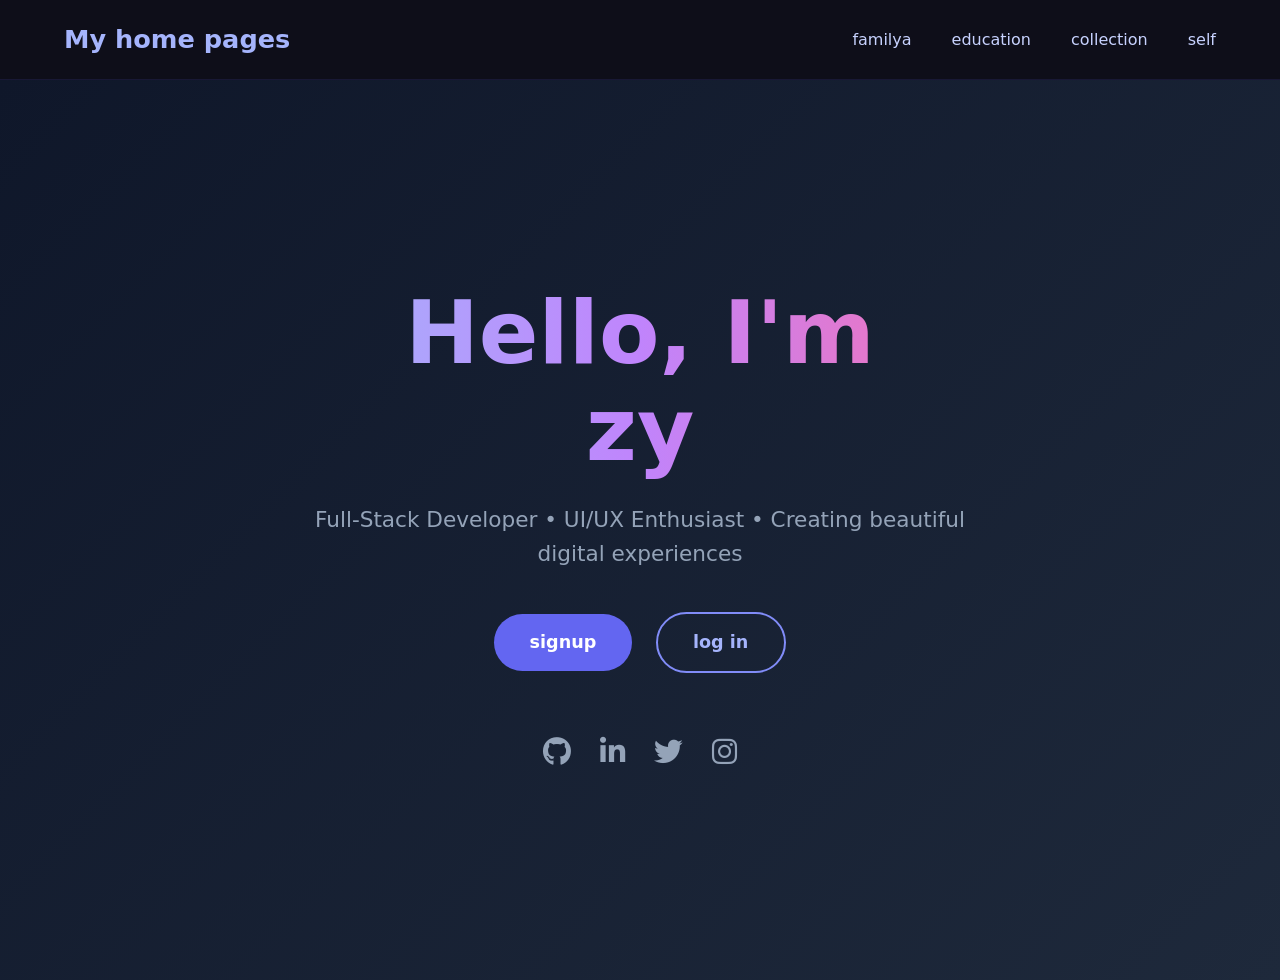
<file: index.html>
<!DOCTYPE html>
<html lang="en">
<head>
  <meta charset="UTF-8" />
  <meta name="viewport" content="width=device-width, initial-scale=1.0"/>
  <title>Your Name | Home</title>
  
  <link rel="stylesheet" href="https://cdnjs.cloudflare.com/ajax/libs/font-awesome/6.5.0/css/all.min.css"/>
  
  <style>
    /* ============== RESET & BASE ============== */
    * {
      margin: 0;
      padding: 0;
      box-sizing: border-box;
    }

    body {
      font-family: 'Segoe UI', system-ui, -apple-system, sans-serif;
      background-color: #0f0f1a;
      color: #e0e0ff;
      line-height: 1.6;
      min-height: 100vh;
    }

    /* ============== HEADER / NAV ============== */
    header {
      position: fixed;
      top: 0;
      width: 100%;
      z-index: 1000;
      background: rgba(15, 15, 26, 0.85);
      backdrop-filter: blur(10px);
      border-bottom: 1px solid rgba(100, 100, 255, 0.12);
      transition: all 0.3s ease;
    }

    nav {
      max-width: 1400px;
      margin: 0 auto;
      padding: 1.2rem 5%;
      display: flex;
      justify-content: space-between;
      align-items: center;
    }

    .logo {
      font-size: 1.6rem;
      font-weight: 800;
      color: #a5b4fc;
      text-decoration: none;
    }

    .nav-links {
      display: flex;
      gap: 2.5rem;
      list-style: none;
    }

    .nav-links a {
      color: #c7d2fe;
      text-decoration: none;
      font-weight: 500;
      transition: color 0.3s ease;
    }

    .nav-links a:hover {
      color: #818cf8;
    }

    /* ============== HERO SECTION ============== */
    .hero {
      height: 100vh;
      min-height: 700px;
      display: flex;
      align-items: center;
      justify-content: center;
      text-align: center;
      background: linear-gradient(135deg, #0f172a 0%, #1e293b 100%);
      padding: 0 5%;
    }

    .hero-content {
      max-width: 900px;
    }

    .hero h1 {
      font-size: clamp(3rem, 8vw, 5.5rem);
      margin-bottom: 1.5rem;
      background: linear-gradient(90deg, #a5b4fc, #c084fc, #f472b6);
      -webkit-background-clip: text;
      -webkit-text-fill-color: transparent;
      line-height: 1.1;
    }

    .hero p {
      font-size: 1.35rem;
      margin-bottom: 2.5rem;
      color: #94a3b8;
      max-width: 680px;
      margin-left: auto;
      margin-right: auto;
    }

    .btn {
      display: inline-block;
      padding: 0.9rem 2.2rem;
      background: #6366f1;
      color: white;
      text-decoration: none;
      border-radius: 50px;
      font-weight: 600;
      font-size: 1.1rem;
      transition: all 0.3s ease;
      border: none;
      cursor: pointer;
    }

    .btn:hover {
      background: #4f46e5;
      transform: translateY(-3px);
      box-shadow: 0 10px 25px rgba(99, 102, 241, 0.35);
    }

    .btn-outline {
      background: transparent;
      border: 2px solid #818cf8;
      color: #a5b4fc;
      margin-left: 1.2rem;
    }

    .btn-outline:hover {
      background: rgba(129, 140, 248, 0.1);
    }

    /* ============== SOCIAL ICONS ============== */
    .socials {
      margin-top: 3.5rem;
      display: flex;
      justify-content: center;
      gap: 1.8rem;
    }

    .socials a {
      color: #94a3b8;
      font-size: 1.8rem;
      transition: all 0.3s ease;
    }

    .socials a:hover {
      color: #a5b4fc;
      transform: translateY(-4px);
    }

    /* Make content visible under fixed header */
    main {
      padding-top: 80px;
    }
  </style>
</head>
<body>

  <header>
    <nav>
      <a href="#" class="logo">My home pages</a>
      <ul class="nav-links">
        <li><a href="#home">familya</a></li>
        <li><a href="#about">education</a></li>
        <li><a href="#projects">collection</a></li>
        <li><a href="#contact">self</a></li>
      </ul>
    </nav>
  </header>

  <main>
    <section class="hero" id="home">
      <div class="hero-content">
        <h1>Hello, I'm <br>zy</h1>
        <p>Full-Stack Developer • UI/UX Enthusiast • Creating beautiful digital experiences</p>
        
        <div>
          <a href="#projects" class="btn">signup</a>
          <a href="#contact" class="btn btn-outline">log in</a>
        </div>

        <div class="socials">
          <a href="#"><i class="fab fa-github"></i></a>
          <a href="#"><i class="fab fa-linkedin-in"></i></a>
          <a href="#"><i class="fab fa-twitter"></i></a>
          <a href="#"><i class="fab fa-instagram"></i></a>
        </div>
      </div>
    </section>
  </main>

</body>
</html>
</file>
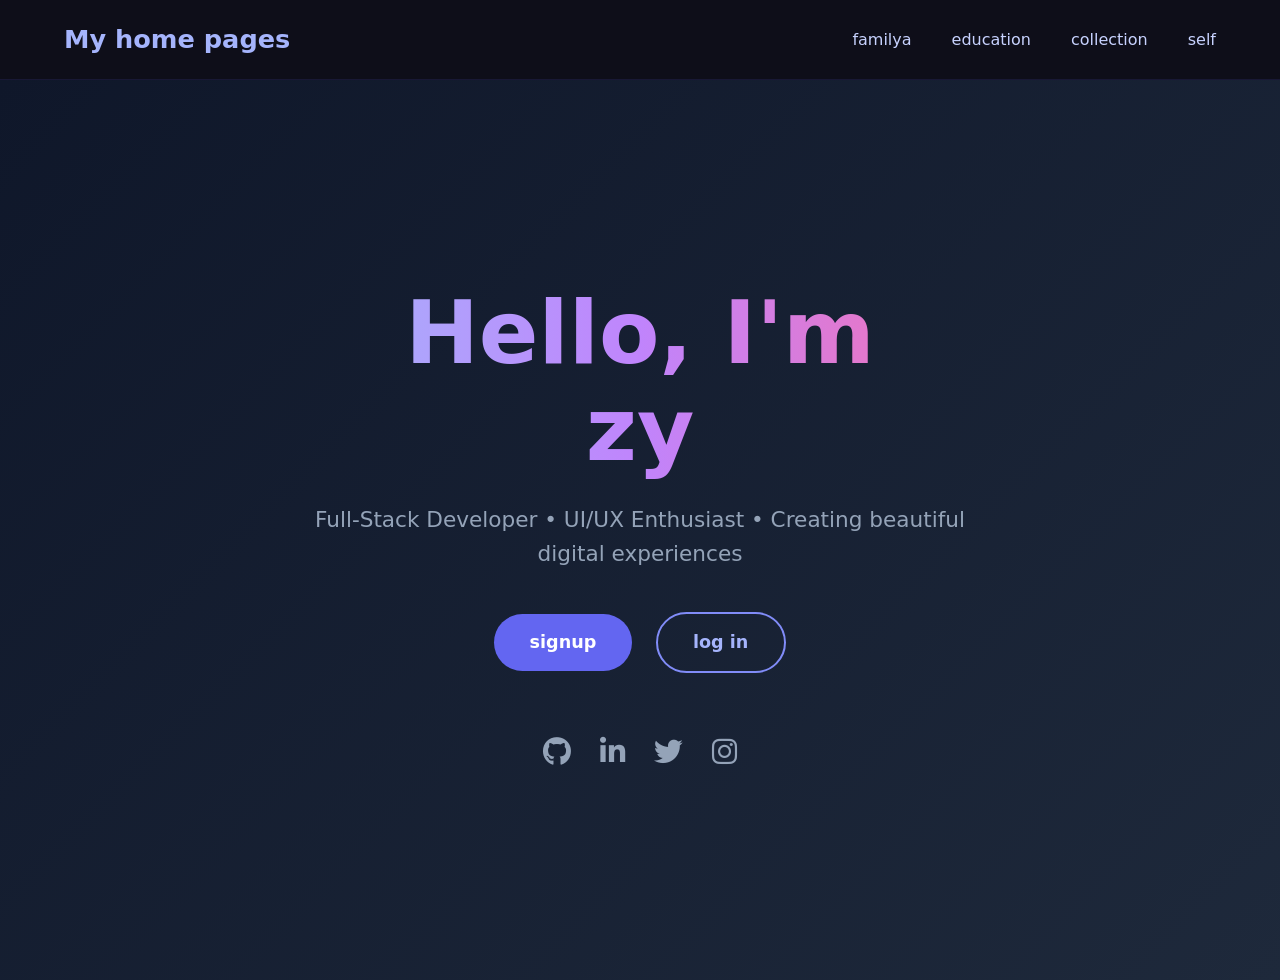
<file: homepages.html>
<!DOCTYPE html>
<html lang="en">
<head>
  <meta charset="UTF-8" />
  <meta name="viewport" content="width=device-width, initial-scale=1.0"/>
  <title>Your Name | Home</title>
  
  <link rel="stylesheet" href="https://cdnjs.cloudflare.com/ajax/libs/font-awesome/6.5.0/css/all.min.css"/>
  
  <style>
    /* ============== RESET & BASE ============== */
    * {
      margin: 0;
      padding: 0;
      box-sizing: border-box;
    }

    body {
      font-family: 'Segoe UI', system-ui, -apple-system, sans-serif;
      background-color: #0f0f1a;
      color: #e0e0ff;
      line-height: 1.6;
      min-height: 100vh;
    }

    /* ============== HEADER / NAV ============== */
    header {
      position: fixed;
      top: 0;
      width: 100%;
      z-index: 1000;
      background: rgba(15, 15, 26, 0.85);
      backdrop-filter: blur(10px);
      border-bottom: 1px solid rgba(100, 100, 255, 0.12);
      transition: all 0.3s ease;
    }

    nav {
      max-width: 1400px;
      margin: 0 auto;
      padding: 1.2rem 5%;
      display: flex;
      justify-content: space-between;
      align-items: center;
    }

    .logo {
      font-size: 1.6rem;
      font-weight: 800;
      color: #a5b4fc;
      text-decoration: none;
    }

    .nav-links {
      display: flex;
      gap: 2.5rem;
      list-style: none;
    }

    .nav-links a {
      color: #c7d2fe;
      text-decoration: none;
      font-weight: 500;
      transition: color 0.3s ease;
    }

    .nav-links a:hover {
      color: #818cf8;
    }

    /* ============== HERO SECTION ============== */
    .hero {
      height: 100vh;
      min-height: 700px;
      display: flex;
      align-items: center;
      justify-content: center;
      text-align: center;
      background: linear-gradient(135deg, #0f172a 0%, #1e293b 100%);
      padding: 0 5%;
    }

    .hero-content {
      max-width: 900px;
    }

    .hero h1 {
      font-size: clamp(3rem, 8vw, 5.5rem);
      margin-bottom: 1.5rem;
      background: linear-gradient(90deg, #a5b4fc, #c084fc, #f472b6);
      -webkit-background-clip: text;
      -webkit-text-fill-color: transparent;
      line-height: 1.1;
    }

    .hero p {
      font-size: 1.35rem;
      margin-bottom: 2.5rem;
      color: #94a3b8;
      max-width: 680px;
      margin-left: auto;
      margin-right: auto;
    }

    .btn {
      display: inline-block;
      padding: 0.9rem 2.2rem;
      background: #6366f1;
      color: white;
      text-decoration: none;
      border-radius: 50px;
      font-weight: 600;
      font-size: 1.1rem;
      transition: all 0.3s ease;
      border: none;
      cursor: pointer;
    }

    .btn:hover {
      background: #4f46e5;
      transform: translateY(-3px);
      box-shadow: 0 10px 25px rgba(99, 102, 241, 0.35);
    }

    .btn-outline {
      background: transparent;
      border: 2px solid #818cf8;
      color: #a5b4fc;
      margin-left: 1.2rem;
    }

    .btn-outline:hover {
      background: rgba(129, 140, 248, 0.1);
    }

    /* ============== SOCIAL ICONS ============== */
    .socials {
      margin-top: 3.5rem;
      display: flex;
      justify-content: center;
      gap: 1.8rem;
    }

    .socials a {
      color: #94a3b8;
      font-size: 1.8rem;
      transition: all 0.3s ease;
    }

    .socials a:hover {
      color: #a5b4fc;
      transform: translateY(-4px);
    }

    /* Make content visible under fixed header */
    main {
      padding-top: 80px;
    }
  </style>
</head>
<body>

  <header>
    <nav>
      <a href="#" class="logo">My home pages</a>
      <ul class="nav-links">
        <li><a href="#home">familya</a></li>
        <li><a href="#about">education</a></li>
        <li><a href="#projects">collection</a></li>
        <li><a href="#contact">self</a></li>
      </ul>
    </nav>
  </header>

  <main>
    <section class="hero" id="home">
      <div class="hero-content">
        <h1>Hello, I'm <br>zy</h1>
        <p>Full-Stack Developer • UI/UX Enthusiast • Creating beautiful digital experiences</p>
        
        <div>
          <a href="#projects" class="btn">signup</a>
          <a href="#contact" class="btn btn-outline">log in</a>
        </div>

        <div class="socials">
          <a href="#"><i class="fab fa-github"></i></a>
          <a href="#"><i class="fab fa-linkedin-in"></i></a>
          <a href="#"><i class="fab fa-twitter"></i></a>
          <a href="#"><i class="fab fa-instagram"></i></a>
        </div>
      </div>
    </section>
  </main>

</body>
</html>
</file>
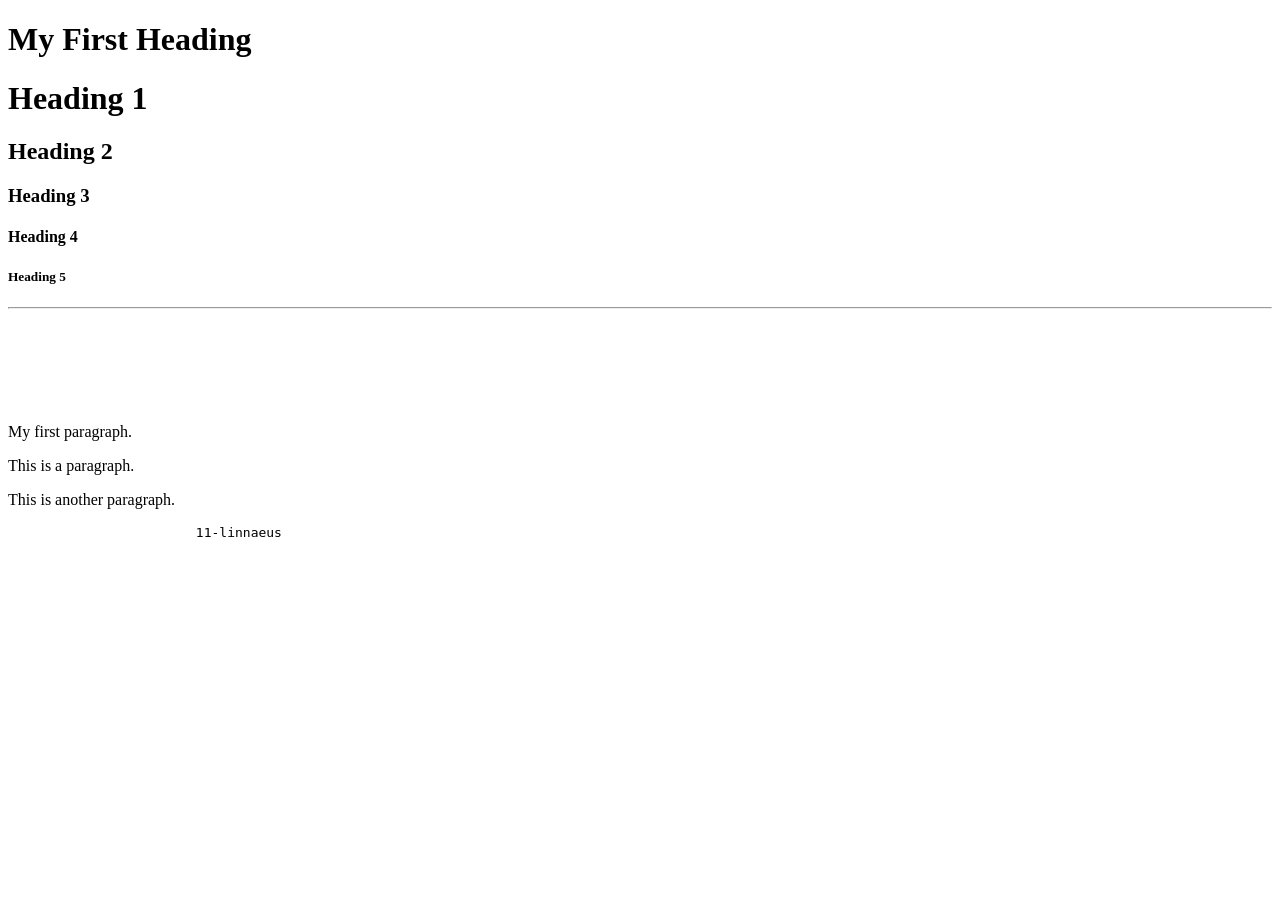
<file: index1.html>
<!DOCTYPE	HTML>
<html>
	<head>
		<title>Page Title</title>
	</head>
<body>
		
		<h1>My	First Heading</h1>
		<h1>Heading 	1</h1>
		<h2>Heading		2</h2>
		<h3>Heading		3</h3>
		<h4>Heading		4</h4>
		<h5>Heading		5</h5>
		<hr>
		<br><br><br><br><br>
		<p>My first   paragraph.</p>
		<p>This is a  paragraph.</p>
		<p>This is another	paragraph.</p>
		<pre>
			11-linnaeus 	
				
			
	</pre>
		
</body>
</html>
</file>
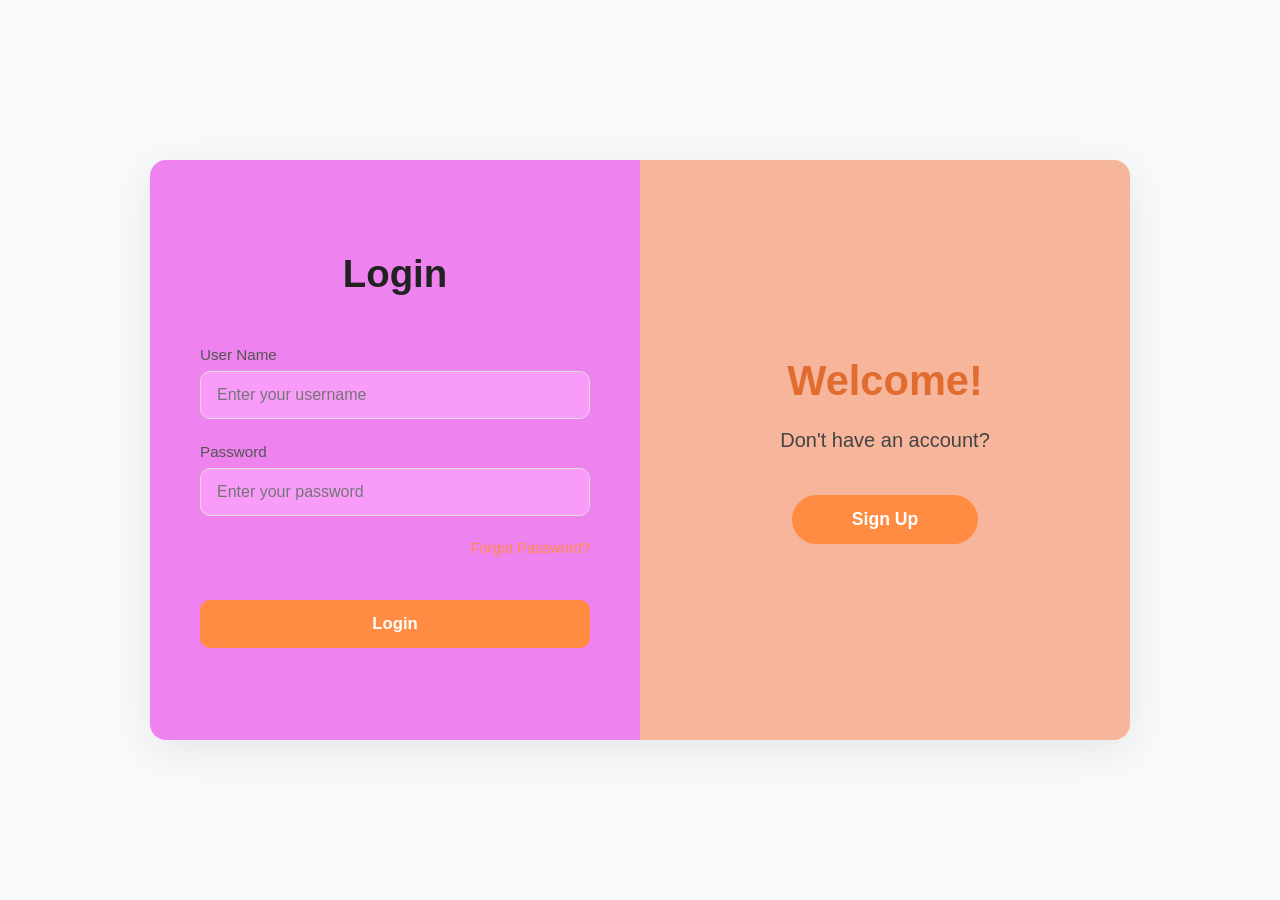
<file: login.html>
<!DOCTYPE html>
<html lang="en">
<head>
  <meta charset="UTF-8" />
  <meta name="viewport" content="width=device-width, initial-scale=1.0"/>
  <title>Login</title>

  <style>
    * {
      margin: 0;
      padding: 0;
      box-sizing: border-box;
    }

    body {
      font-family: -apple-system, BlinkMacSystemFont, 'Segoe UI', Roboto, Oxygen, Ubuntu, Cantarell, sans-serif;
      background: #f8f9fa;
      min-height: 100vh;
      display: flex;
      align-items: center;
      justify-content: center;
      padding: 20px;
    }

    .split-container {
      display: flex;
      width: 100%;
      max-width: 980px;
      min-height: 580px;
      border-radius: 16px;
      overflow: hidden;
      box-shadow: 0 10px 40px rgba(0, 0, 0, 0.08);
      background: white;
    }

    /* Left - Login Form */
    .login-side {
      flex: 1;
      padding: 60px 50px;
      background: violet;
      display: flex;
      flex-direction: column;
      justify-content: center;
    }

    .login-side h1 {
      font-size: 2.4rem;
      font-weight: 700;
      color: #222;
      margin-bottom: 50px;
      text-align: center;
    }

    .form-group {
      margin-bottom: 24px;
    }

    .form-group label {
      display: block;
      margin-bottom: 8px;
      font-size: 0.95rem;
      color: #555;
      font-weight: 500;
    }

    .form-group input {
      width: 100%;
      padding: 14px 16px;
      border: 1px solid #ddd;
      border-radius: 10px;
      font-size: 1rem;
      background: #fafa;
      transition: all 0.2s;
    }

    .form-group input:focus {
      outline: none;
      border-color: #ff8c42;
      background: white;
      box-shadow: 0 0 0 3px rgba(255, 140, 66, 0.12);
    }

    .forgot-password {
      text-align: right;
      margin-bottom: 32px;
      font-size: 0.92rem;
    }

    .forgot-password a {
      color: #ff8c42;
      text-decoration: none;
      font-weight: 500;
    }

    .forgot-password a:hover {
      text-decoration: underline;
      color: #e062f;
    }

    .btn {
      width: 100%;
      padding: 14px;
      font-size: 1.05rem;
      font-weight: 600;
      border: none;
      border-radius: 10px;
      cursor: pointer;
      transition: all 0.25s;
    }

    .btn-login {
      background: #ff8c42;
      color: white;
      margin-top: 12px;
    }

    .btn-login:hover {
      background: #f57c32;
      transform: translateY(-1px);
    }

    /* Right - Welcome / Signup */
    .welcome-side {
      flex: 1;
      background: #f7b69c;
      color: #333;
      padding: 60px 50px;
      display: flex;
      flex-direction: column;
      justify-content: center;
      align-items: center;
      text-align: center;
    }

    .welcome-side h2 {
      font-size: 2.6rem;
      font-weight: 700;
      margin-bottom: 20px;
      color: #e06c2f;
    }

    .welcome-side p {
      font-size: 1.25rem;
      line-height: 1.5;
      margin-bottom: 40px;
      color: #444;
    }

    .btn-signup {
      display: inline-block;
      background: #ff8c42;
      color: white;
      padding: 14px 60px;
      font-size: 1.1rem;
      font-weight: 600;
      border-radius: 50px;
      text-decoration: none;
      transition: all 0.25s;
    }

    .btn-signup:hover {
      background: #f57c32;
      transform: scale(1.06);
    }

    @media (max-width: 850px) {
      .split-container {
        flex-direction: column;
        min-height: auto;
      }
      .login-side, .welcome-side {
        padding: 50px 30px;
      }
      .welcome-side {
        order: -1;
      }
    }
  </style>
</head>
<body>

  <div class="split-container">

    <div class="login-side">
      <h1>Login</h1>

      <form id="loginForm">
        <div class="form-group">
          <label for="username">User Name</label>
          <input type="text" id="username" placeholder="Enter your username" required />
        </div>

        <div class="form-group">
          <label for="password">Password</label>
          <input type="password" id="password" placeholder="Enter your password" required />
        </div>

        <div class="forgot-password">
          <a href="forgot-password.html">Forgot Password?</a>
        </div>

        <button type="submit" class="btn btn-login">Login</button>
      </form>
    </div>

    <div class="welcome-side">
      <h2>Welcome!</h2>
      <p>Don't have an account?</p>
      <a href="signup.html" class="btn-signup">Sign Up</a>
    </div>

  </div>

  <script>
    document.getElementById('loginForm').addEventListener('submit', function(event) {
      event.preventDefault(); // Prevent default form submission

      const username = document.getElementById('username').value.trim();
      const password = document.getElementById('password').value.trim();

      // Simple validation: Check if fields are not empty (customize as needed)
      if (username && password) {
        // Simulate successful login (in a real app, check against a backend)
        alert('Login successful! Redirecting to homepage...');
        window.location.href = 'homepages.html'; // Redirect to homepage
      } else {
        alert('Please enter both username and password.');
      }
    });
  </script>

</body>
</html>
</file>
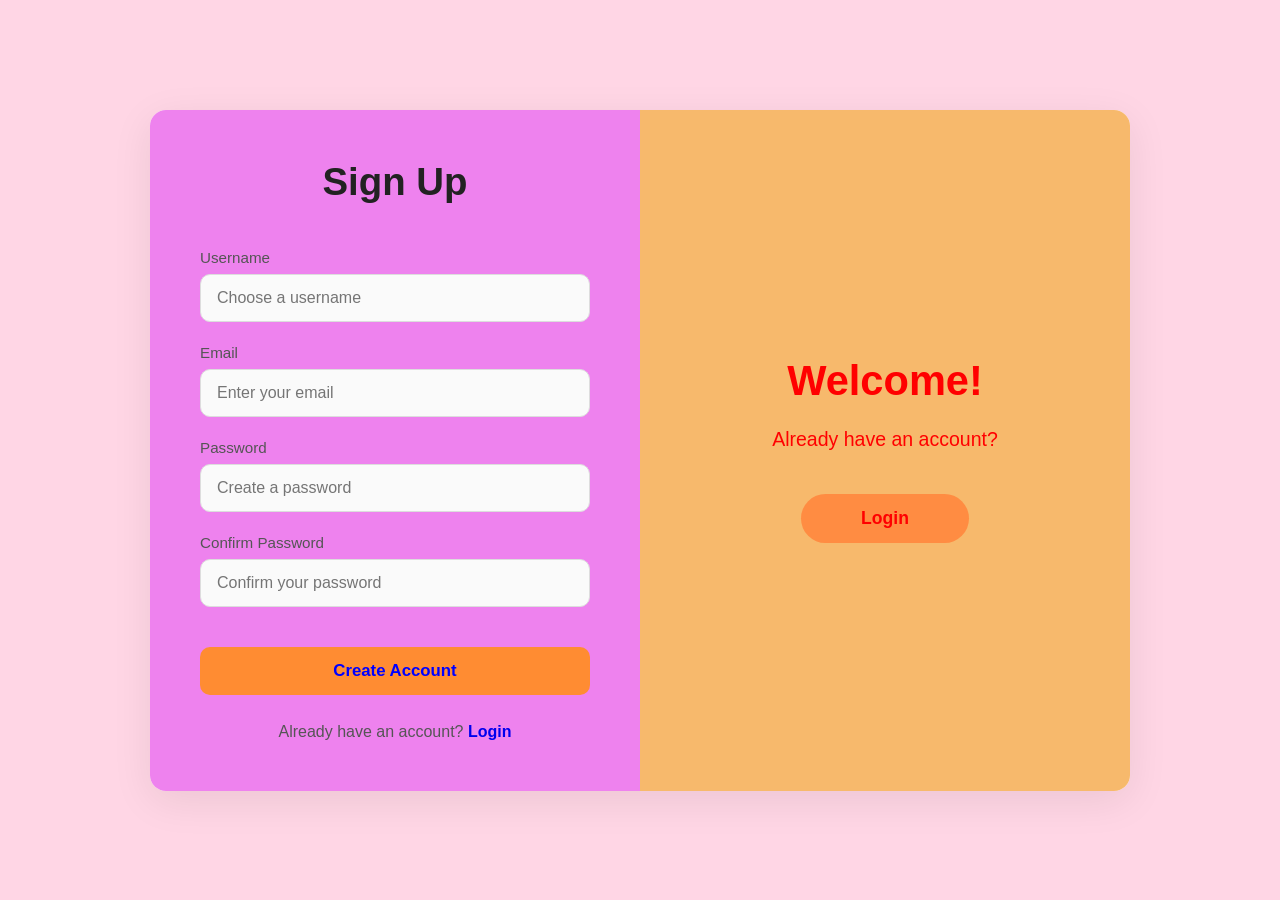
<file: signup.html>
<!DOCTYPE html>
<html lang="en">
<head>
  <meta charset="UTF-8" />
  <meta name="viewport" content="width=device-width, initial-scale=1.0"/>
  <title>Sign Up</title>

  <style>
    * {
      margin: 0;
      padding: 0;
      box-sizing: border-box;
    }

    body {
      font-family: -apple-system, BlinkMacSystemFont, 'Segoe UI', Roboto, Oxygen, Ubuntu, Cantarell, sans-serif;
      background: #FFD6E5;
      min-height: 100vh;
      display: flex;
      align-items: center;
      justify-content: center;
      padding: 20px;
    }

    .split-container {
      display: flex;
      width: 100%;
      max-width: 980px;
      min-height: 620px;
      border-radius: 16px;
      overflow: hidden;
      box-shadow: 0 10px 40px rgba(0, 0, 0, 0.08);
      background: white;
    }

    .signup-side {
      flex: 1;
      padding: 50px 50px;
      background: violet;
      display: flex;
      flex-direction: column;
      justify-content: center;
    }

    .signup-side h1 {
      font-size: 2.4rem;
      font-weight: 700;
      color: #222;
      margin-bottom: 45px;
      text-align: center;
    }

    .form-group {
      margin-bottom: 22px;
    }

    .form-group label {
      display: block;
      margin-bottom: 8px;
      font-size: 0.95rem;
      color: #555;
      font-weight: 500;
    }

    .form-group input {
      width: 100%;
      padding: 14px 16px;
      border: 1px solid #ddd;
      border-radius: 10px;
      font-size: 1rem;
      background: #fafafa;
      transition: all 0.2s;
    }

    .form-group input:focus {
      outline: none;
      border-color: #ff8c42;
      background: white;
      box-shadow: 0 0 0 3px rgba(255, 140, 66, 0.12);
    }

    .btn {
      width: 100%;
      padding: 14px;
      font-size: 1.05rem;
      font-weight: 600;
      border: none;
      border-radius: 10px;
      cursor: pointer;
      transition: all 0.25s;
    }

    .btn-signup {
      background: #ff8c32;
      color: blue;
      margin-top: 18px;
    }

    .btn-signup:hover {
      background: #blue;
      transform: translateY(-1px);
    }

    .login-link {
      text-align: center;
      margin-top: 28px;
      font-ssize: 0.96rem;
      color: #555;
    }

    .login-link a {
      color: #green;
      font-weight: 600;
      text-decoration: none;
    }

    .login-link a:hover {
      text-decoration: underline;
      color: violet;
    }

    .welcome-side {
      flex: 1;
      background: #f7B96c;
      color: red;
      padding: 60px 50px;
      display: flex;
      flex-direction: column;
      justify-content: center;
      align-items: center;
      text-align: center;
    }

    .welcome-side h2 {
      font-size: 2.6rem;
      font-weight: 700;
      margin-bottom: 20px;
      color: red;
    }

    .welcome-side p {
      font-size: 1.22rem;
      line-height: 1.5;
      margin-bottom: 40px;
      color:  #blue;
    }

    .btn-login {
      display: inline-block;
      background: #ff8c42;
      color: red;
      padding: 14px 60px;
      font-size: 1.1rem;
      font-weight: 600;
      border-radius: 50px;
      text-decoration: none;
      transition: all 0.25s;
    }

    .btn-login:hover {
      background: #blue;
      transform: scale(1.06);
    }

    @media (max-width: 850px) {
      .split-container {
        flex-direction: column;
        min-height: auto;
      }
      .signup-side, .welcome-side {
        padding: 50px 30px;
      }
      .welcome-side {
        order: -1;
      }
    }
  </style>
</head>
<body>

  <div class="split-container">

    <div class="signup-side">
      <h1>Sign Up</h1>

      <form>
        <div class="form-group">
          <label for="username">Username</label>
          <input type="text" id="username" placeholder="Choose a username" required />
        </div>

        <div class="form-group">
          <label for="email">Email</label>
          <input type="email" id="email" placeholder="Enter your email" required />
        </div>

        <div class="form-group">
          <label for="password">Password</label>
          <input type="password" id="password" placeholder="Create a password" required />
        </div>

        <div class="form-group">
          <label for="confirm-password">Confirm Password</label>
          <input type="password" id="confirm-password" placeholder="Confirm your password" required />
        </div>

        <button type="submit" class="btn btn-signup">Create Account</button>
      </form>

      <div class="login-link">
        Already have an account? <a href="login.html">Login</a>
      </div>
    </div>

    <div class="welcome-side">
      <h2>Welcome!</h2>
      <p>Already have an account?</p>
      <a href="login.html" class="btn-login">Login</a>
    </div>

  </div>

</body>
</html>
</file>
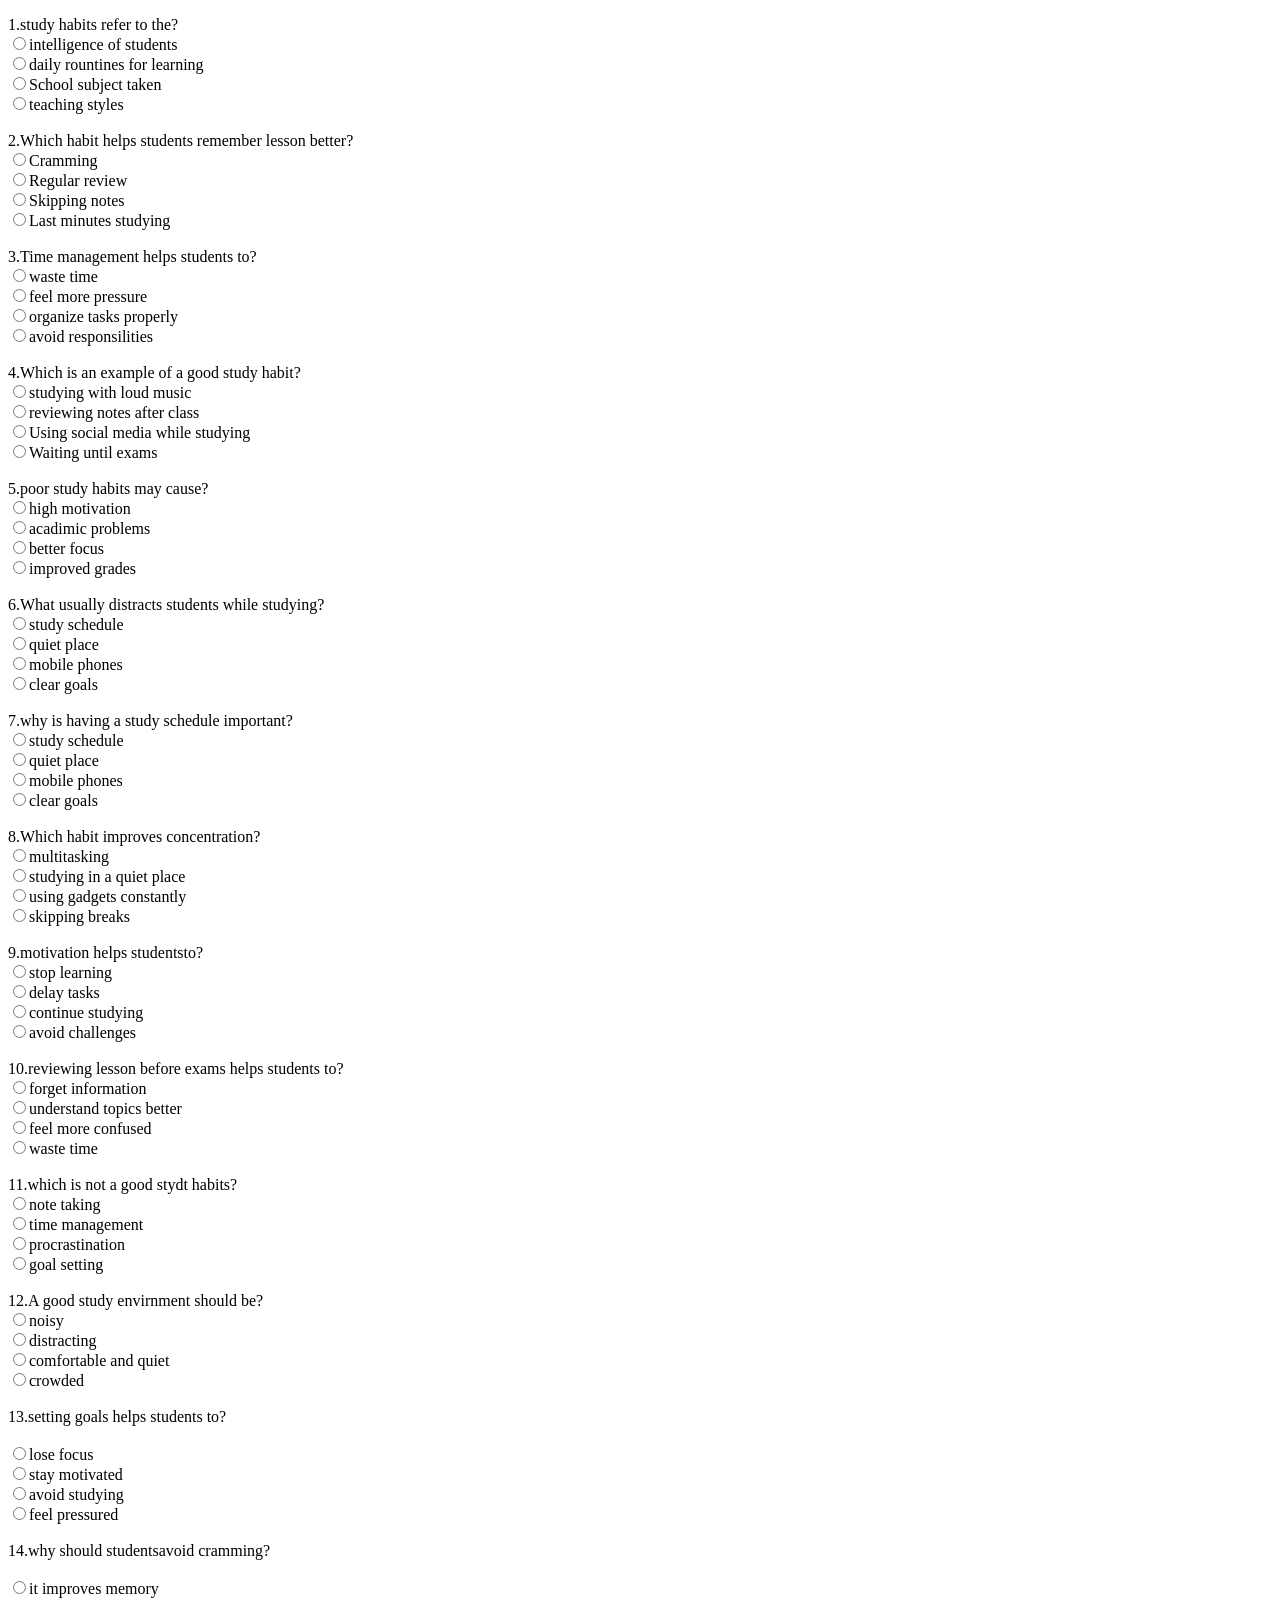
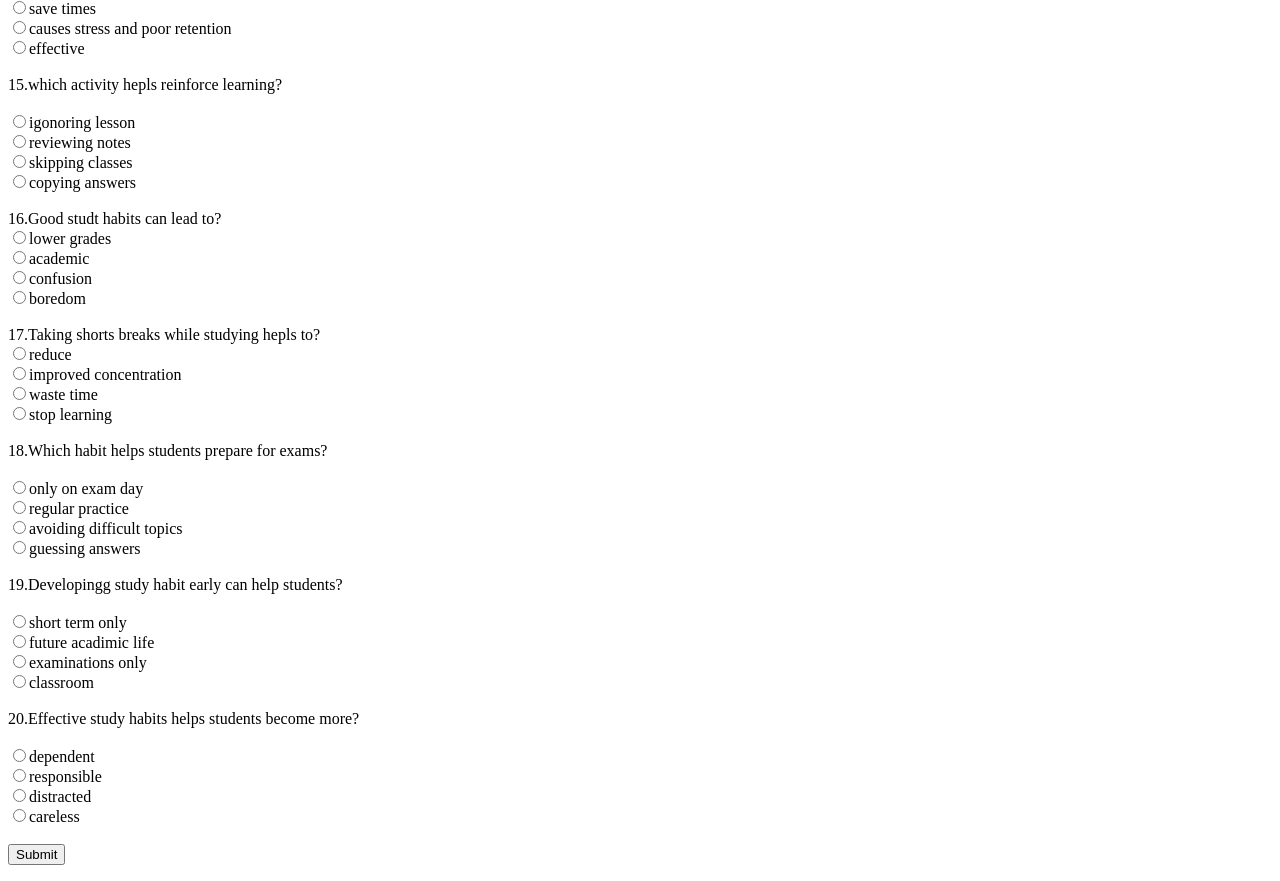
<file: study habits.html>
<!DOCTYPE html>
<html>
<head><title>STUDY HABITS OF SENIOR HIGH SCHOOL</title></head>
<body>
<p>
1.study habits refer to the?
<br><input type="radio"id="qla" name"=q1"><label for=">qla">intelligence of students</label>
<br><input type="radio"id="q1b" name"=q1"><label for=">q1b">daily rountines for learning</label>
<br><input type="radio"id="q1c" name"=q1"><label for=">q1c">School subject taken</label>
<br><input type="radio"id="q1d" name"=q1"><label for=">q1d">teaching styles </label>
<br>
<br>
2.Which habit helps students remember lesson better?
<br><input type="radio"id="q1a" name"=q1"><label for=">q1a">Cramming</label>
<br><input type="radio"id="q1b" name"=q1"><label for=">q1b">Regular review</label>
<br><input type="radio"id="q1c" name"=q1"><label for=">q1c">Skipping notes</label>
<br><input type="radio"id"q1d" name"=q1"><label for=">q1d">Last minutes studying</label>
<br>
<br>
3.Time management helps students to?
<br><input type="radio"id"="q1a" name"=q1"><label for=">q1a">waste time</label>
<br><input type="radio"id"="q1b" name"=q1"><label for=">q1a">feel more pressure</label>
<br><input type="radio"id"="q1c" name"=q1"><label for=">q1a">organize tasks properly</label>
<br><input type="radio"id"="q1d" name"=q1"><label for=">q1a">avoid responsilities</label>
<br>
<br>
4.Which is an example of a good study habit?
<br><input type="radio"id"="q1a" name"=q1"><label for=">q1a">studying with loud music</label>
<br><input type="radio"id"="q1b" name"=q1"><label for=">q1a">reviewing notes after class</label>
<br><input type="radio"id="q1c" name"=q1"><label for=">q1a">Using social media while studying</label>
<br><input type="radio"id="q1d" name"=q1"><label for=">q1a">Waiting until exams</label>
<br>
<br>
5.poor study habits may cause?
<br><input type="radio"id"="q1a" name"=q1"><label for=">q1a">high motivation</label>
<br><input type="radio"="q1b" name"=q1"><label for=">q1a">acadimic problems</label>
<br><input type="radio"="q1c" name"=q1"><label for=">q1a">better focus</label>
<br><input type="radio"="q1d" name"=q1"><label for=">q1a">improved grades</label>
<br>
<br>
6.What usually distracts students while studying?
<br><input type="radio"id"="q1a" name"="q1"><label for=">q1a">study schedule</label>
<br><input type="radio"id"="qlb" name"="q1"><label for=">q1a">quiet place</label>
<br><input type="radio"id"="q1c" name"="q1"><label for=">q1a">mobile phones</label>
<br><input type="radio"id="q1d" name"="q1a"><label for=">q1a">clear goals</label>
<br>
<br>
7.why is having a study schedule important?
<br><input type="radio"id"="q1a" name"="q1"><label for=">q1a">study schedule</label>
<br><input type="radio"id"="qlb" name"="q1"><label for=">q1a">quiet place</label>
<br><input type="radio"id"="q1c" name"="q1"><label for=">q1a">mobile phones</label>
<br><input type="radio"id="q1d" name"="q1a"><label for=">q1a">clear goals</label>
<br>
<br>
8.Which habit improves concentration?
<br><input type="radio"id"="q1a" name"="q1"><label for=">q1a">multitasking</label>
<br><input type="radio"id"="qlb" name"="q1"><label for=">q1a">studying in a quiet place</label>
<br><input type="radio"id"="q1c" name"="q1"><label for=">q1a">using gadgets constantly</label>
<br><input type="radio"id="q1d" name"="q1a"><label for=">q1a">skipping breaks</label>
<br>
<br>
9.motivation helps studentsto?
<br><input type="radio"id"="q1a" name"="q1"><label for=">q1a">stop learning</label>
<br><input type="radio"id"="qlb" name"="q1"><label for=">q1a">delay tasks</label>
<br><input type="radio"id"="q1c" name"="q1"><label for=">q1a">continue studying</label>
<br><input type="radio"id="q1d" name"="q1a"><label for=">q1a">avoid challenges</label>
<br>
<br>
10.reviewing lesson before exams helps students to?
<br><input type="radio"id"="q1a" name"="q1a"><label for=">q1a">forget information</label>
<br><input type="radio"id"="q1b" name"="q1b"><label for=">q1a">understand topics better</label>
<br><input type="radio"id"="q1c" name"="q1c"><label for=">q1a">feel more confused</label>
<br><input type="radio"id"="q1d" name"="q1d"><label for=">q1a">waste time</label>
<br>
<br>
11.which is not a good stydt habits?
<br><input type="radio"id"="q1a" name"="q1a"><label for=">q1a">note taking</label>
<br><input type="radio"id"="q1b" name"="q1b"><label for=">q1a">time management</label>
<br><input type="radio"id"="q1c" name"="q1c"><label for=">q1a">procrastination</label>
<br><input type="radio"id"="q1d" name"="q1d"><label for=">q1a">goal setting</label>
<br>
<br>
12.A good study envirnment should be?
<br><input type="radio"id"="q1a" name"="q1a"><label for=">q1a">noisy</label>
<br><input type="radio"id"="q1b" name"="q1b"><label for=">q1a">distracting</label>
<br><input type="radio"id"="q1c" name"="q1c"><label for=">q1a">comfortable and quiet</label>
<br><input type="radio"id"="q1d" name"="q1d"><label for=">q1a">crowded</label>
<br>
<br>
13.setting goals helps students to?
<br><br><input type="radio"id"="q1a" name"="q1a"><label for=">q1a">lose focus</label>
<br><input type="radio"id"="q1b" name"="q1b"><label for=">q1a">stay motivated</label>
<br><input type="radio"id"="q1c" name"="q1c"><label for=">q1a">avoid studying</label>
<br><input type="radio"id"="q1d" name"="q1d"><label for=">q1a">feel pressured</label>
<br>
<br>
14.why should studentsavoid cramming?
<br><br><input type="radio"id"="q1a" name"="q1a"><label for=">q1a">it improves memory</label>
<br><input type="radio"id"="q1b" name"="q1b"><label for=">q1a">save times</label>
<br><input type="radio"id"="q1c" name"="q1c"><label for=">q1a">causes stress and poor retention</label>
<br><input type="radio"id"="q1d" name"="q1d"><label for=">q1a">effective</label>
<br>
<br>
15.which activity hepls reinforce learning?
<br><br><input type="radio"id"="q1a" name"="q1a"><label for=">q1a">igonoring lesson</label>
<br><input type="radio"id"="q1b" name"="q1b"><label for=">q1a">reviewing notes</label>
<br><input type="radio"id"="q1c" name"="q1c"><label for=">q1a">skipping classes</label>
<br><input type="radio"id"="q1d" name"="q1d"><label for=">q1a">copying answers</label>
<br>
<br>
16.Good studt habits can lead to?
<br><input type="radio"id"="q1a" name"="q1a"><label for=">q1a">lower grades</label>
<br><input type="radio"id"="q1b" name"="q1b"><label for=">q1a">academic</label>
<br><input type="radio"id"="q1c" name"="q1c"><label for=">q1a">confusion</label>
<br><input type="radio"id"="q1d" name"="q1d"><label for=">q1a">boredom</label>
<br>
<br>
17.Taking shorts breaks while studying hepls to?
<br><input type="radio"id"="q1a" name"="q1a"><label for=">q1a">reduce</label>
<br><input type="radio"id"="q1b" name"="q1b"><label for=">q1a">improved concentration</label>
<br><input type="radio"id"="q1c" name"="q1c"><label for=">q1a">waste time</label>
<br><input type="radio"id"="q1d" name"="q1d"><label for=">q1a">stop learning</label>
<br>
<br>
18.Which habit helps students prepare for exams?
<br><br><input type="radio"id"="q1a" name"="q1a"><label for=">q1a">only on exam day</label>
<br><input type="radio"id"="q1b" name"="q1b"><label for=">q1a">regular practice</label>
<br><input type="radio"id"="q1c" name"="q1c"><label for=">q1a">avoiding difficult topics</label>
<br><input type="radio"id"="q1d" name"="q1d"><label for=">q1a">guessing answers</label>
<br>
<br>
19.Developingg study habit early can help students?
<br><br><input type="radio"id"="q1a" name"="q1a"><label for=">q1a">short term only</label>
<br><input type="radio"id"="q1b" name"="q1b"><label for=">q1a">future acadimic life</label>
<br><input type="radio"id"="q1c" name"="q1c"><label for=">q1a">examinations only</label>
<br><input type="radio"id"="q1d" name"="q1d"><label for=">q1a">classroom</label>
<br>
<br>
20.Effective study habits helps students become more?
<br><br><input type="radio"id"="q1a" name"="q1a"><label for=">q1a">dependent</label>
<br><input type="radio"id"="q1b" name"="q1b"><label for=">q1a">responsible</label>
<br><input type="radio"id"="q1c" name"="q1c"><label for=">q1a">distracted</label>
<br><input type="radio"id"="q1d" name"="q1d"><label for=">q1a">careless</label>
<br>
<br>
<button onlick="check() ">Submit</button>
<script>
   function check() {
   let score = 0;
   if(documents.getElementById("q1b").checked) {
     score++;
	 
	 document.getElementById("dq1").style.border="5px solid green'';
	 document.getElementById("dq1").style.boderRadius="10px";
	 document.getElementById("dq1").style.width="500px'';
	 document.getElementById("dq1").style.padding="20px';
	 
	 document.getElementById("dq1").style.border="5px solid green'';
	 document.getElementById("dq1").style.border="5px solid green'';
	 document.getElementById("dq1").style.border="5px solid green'';
	 document.getElementById("dq1").style.border="5px solid green'';
	 document.getElementById("dq1").style.border="5px solid green'';
	 document.getElementById("dq1").style.border="5px solid green'';
	 document.getElementById("dq1").style.border="5px solid green'';
	 document.getElementById("dq1").style.border="5px solid green'';
	 document.getElementById("dq1").style.border="5px solid green'';
	 document.getElementById("dq1").style.border="5px solid green'';
</file>
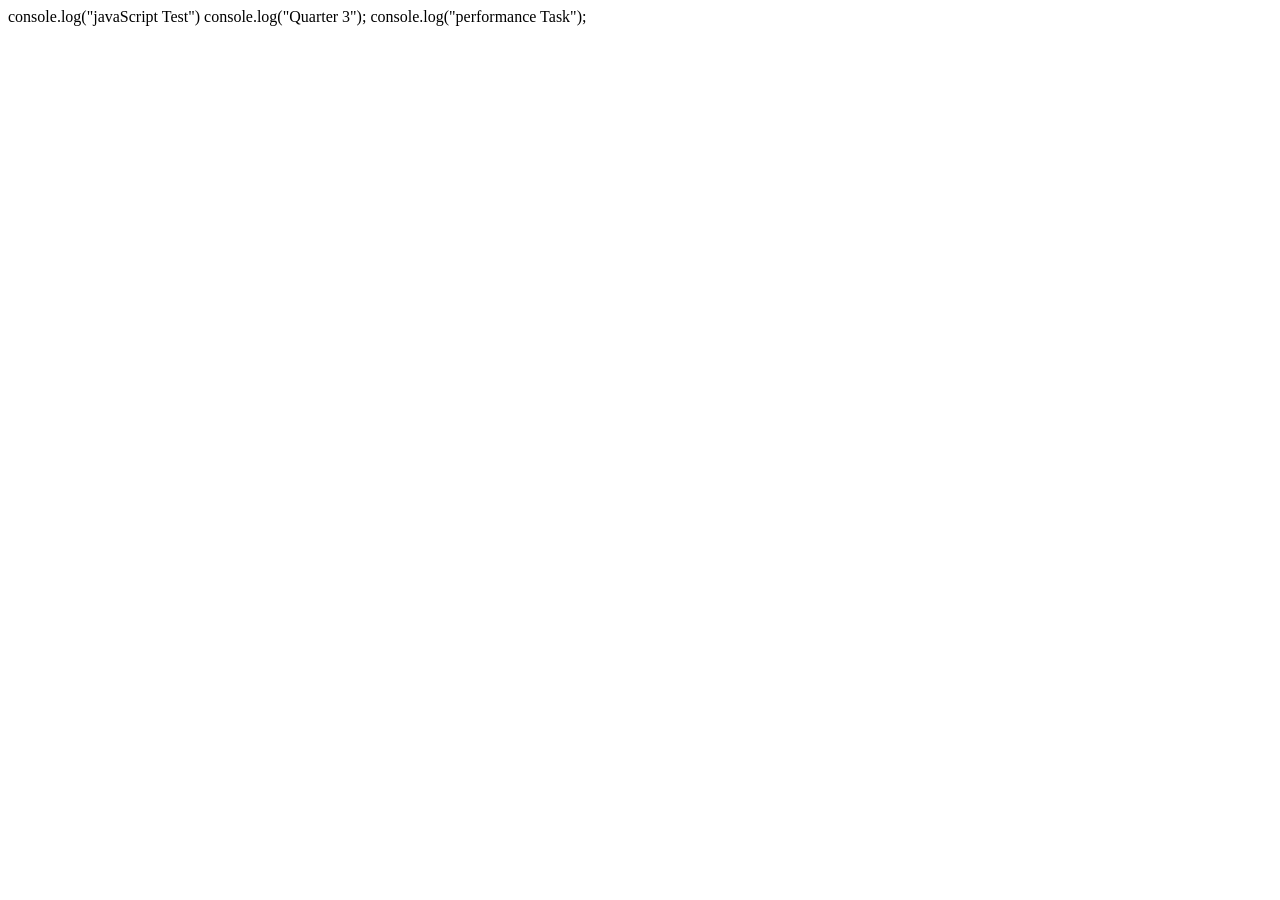
<file: task 1.html>
<!Doctype html>
<html>
</head>
  <title>Task 1 console Logging</title>
 </head>
<body>
    console.log("javaScript Test")
   console.log("Quarter 3");
   console.log("performance Task");
  
  </body>
  </html>
</file>
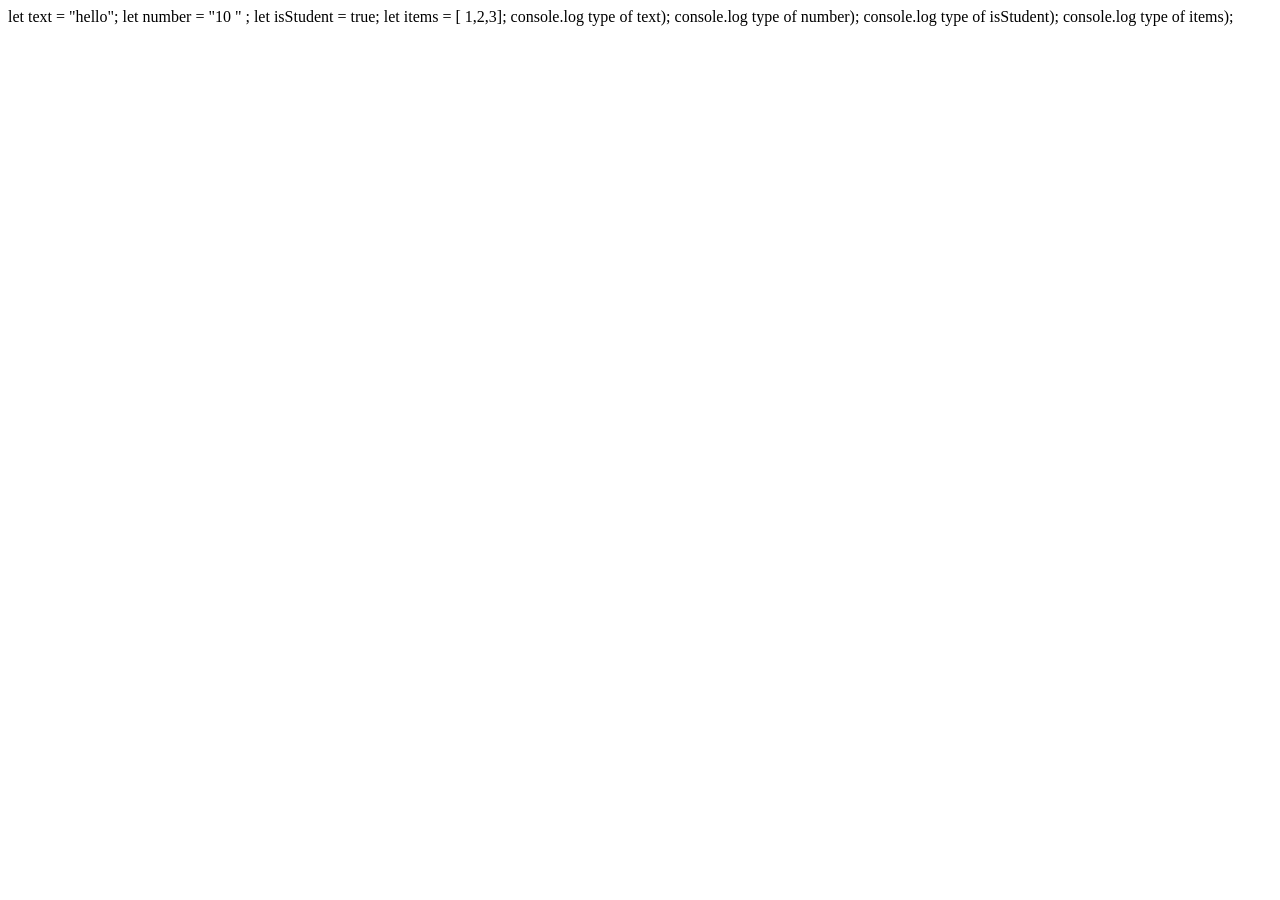
<file: task 2.html>
<!Doctype html>
<html>
<head>
  <title>Task 2 Data Types</title>
 </head>
 <body>
  let text = "hello";
 let number = "10 " ;
 let isStudent = true;
 let items = [ 1,2,3];
     
	 console.log type of text);
	 console.log type of number);
	 console.log type of isStudent);
	 console.log type of items);
</body>
</html>
</file>
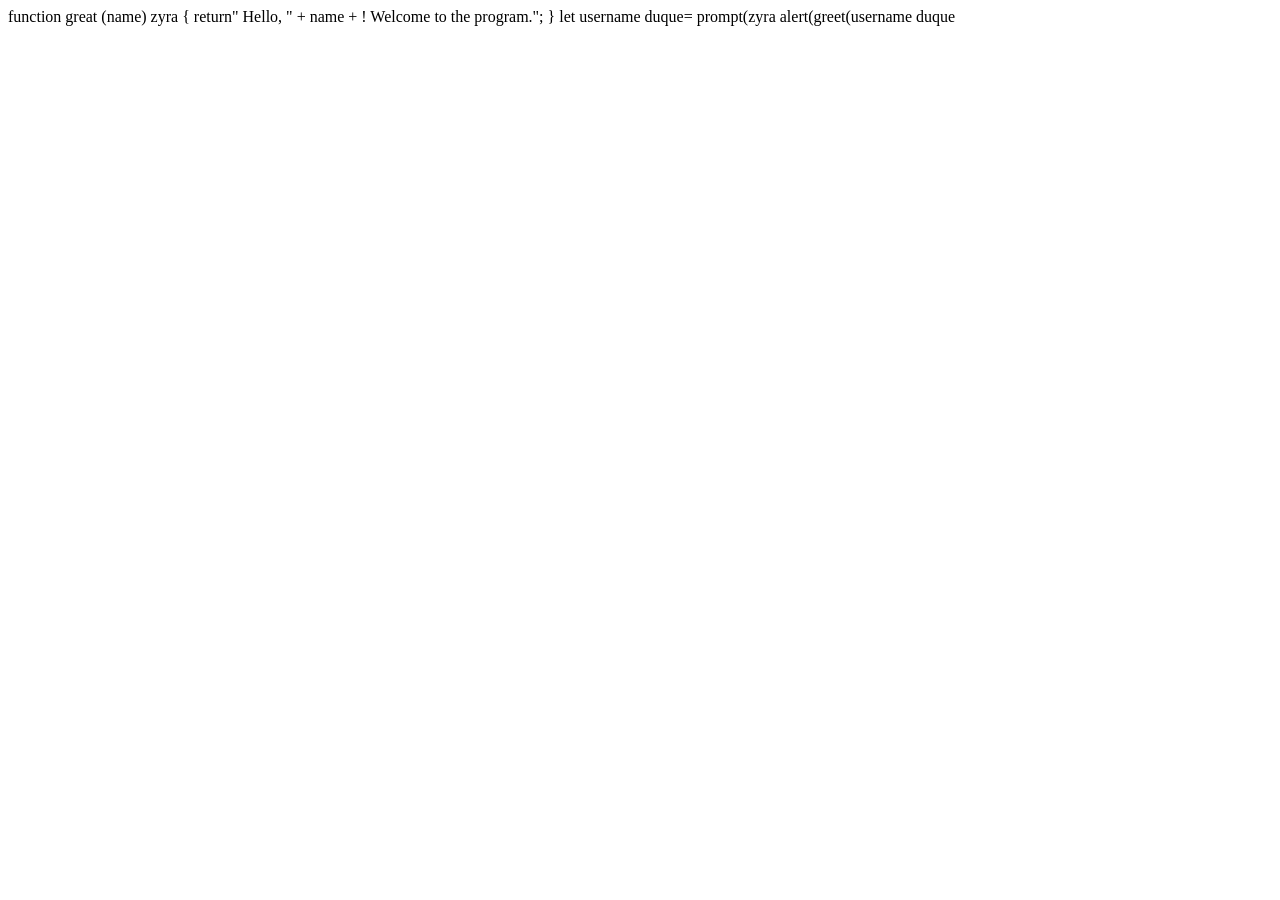
<file: task 4.html>
<!Doctype html>
<html>
<head>
  <title>Task 4 Function</title>
  function great (name) zyra {
  return" Hello, " + name + ! Welcome to the program.";
 }
 let username duque= prompt(zyra
 alert(greet(username duque
 
 </script>
 </body>
 </html>
</file>
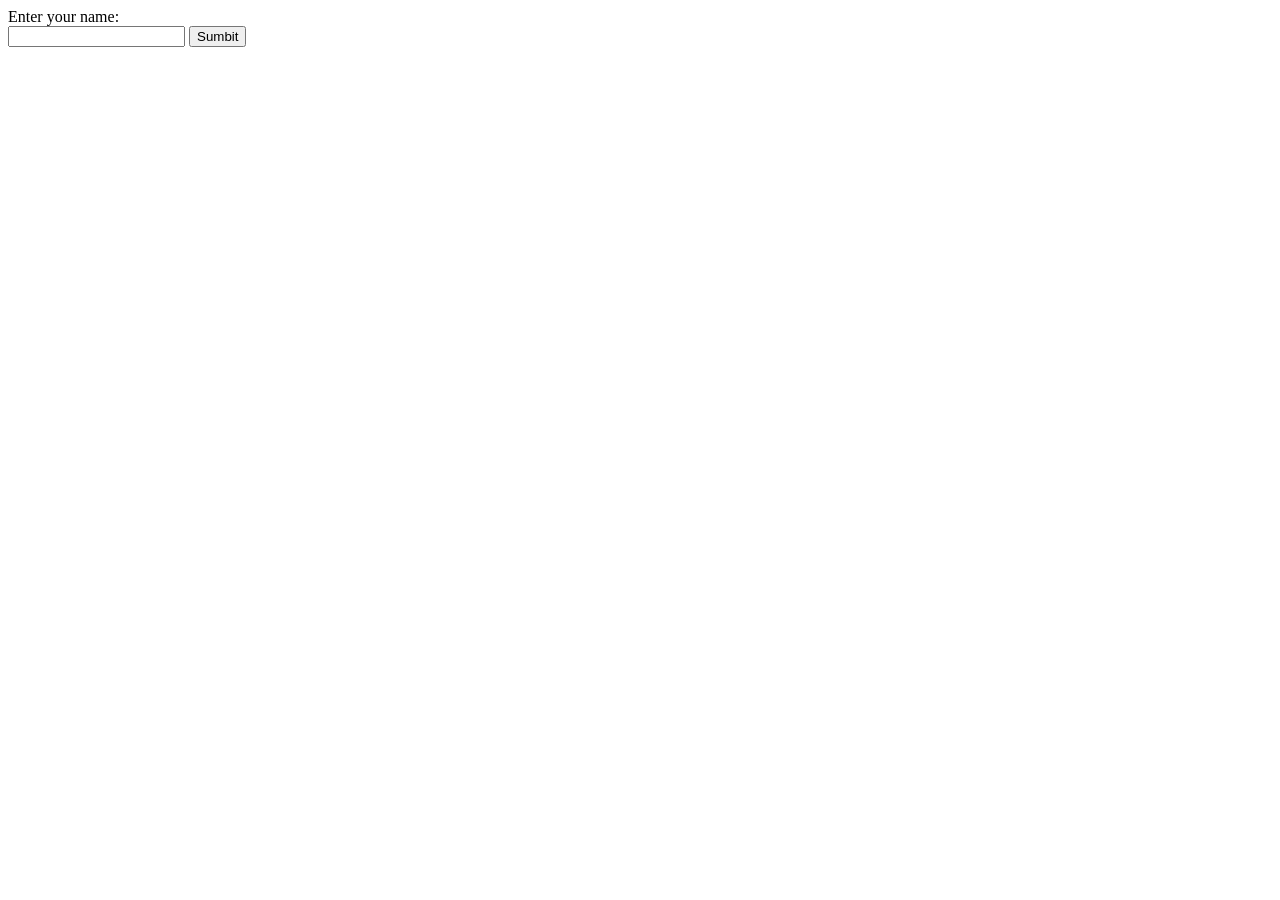
<file: task 5.html>
<!Doctype html>
<html>
<head>
   <title>From Submit Event</title>
  </head>
  <body>
 <form id="myform">
   <label>Enter your name:</label><br>
   <input type="text" id="nameInput">
   <button type="sumbit">Sumbit</button>
</form>

<div id='result"></div>

<script>
  let form = decument.getElentById("myform") ;
  
  from.onsumbit = function(even) {
   event.preventDefaul() ;
   
    let value = documant.getElentById("nameInput"). VALUE;
	documant.getElentById("result").innerHTML = " you entered:
} ;
</script>
</body>
</html>
</file>
